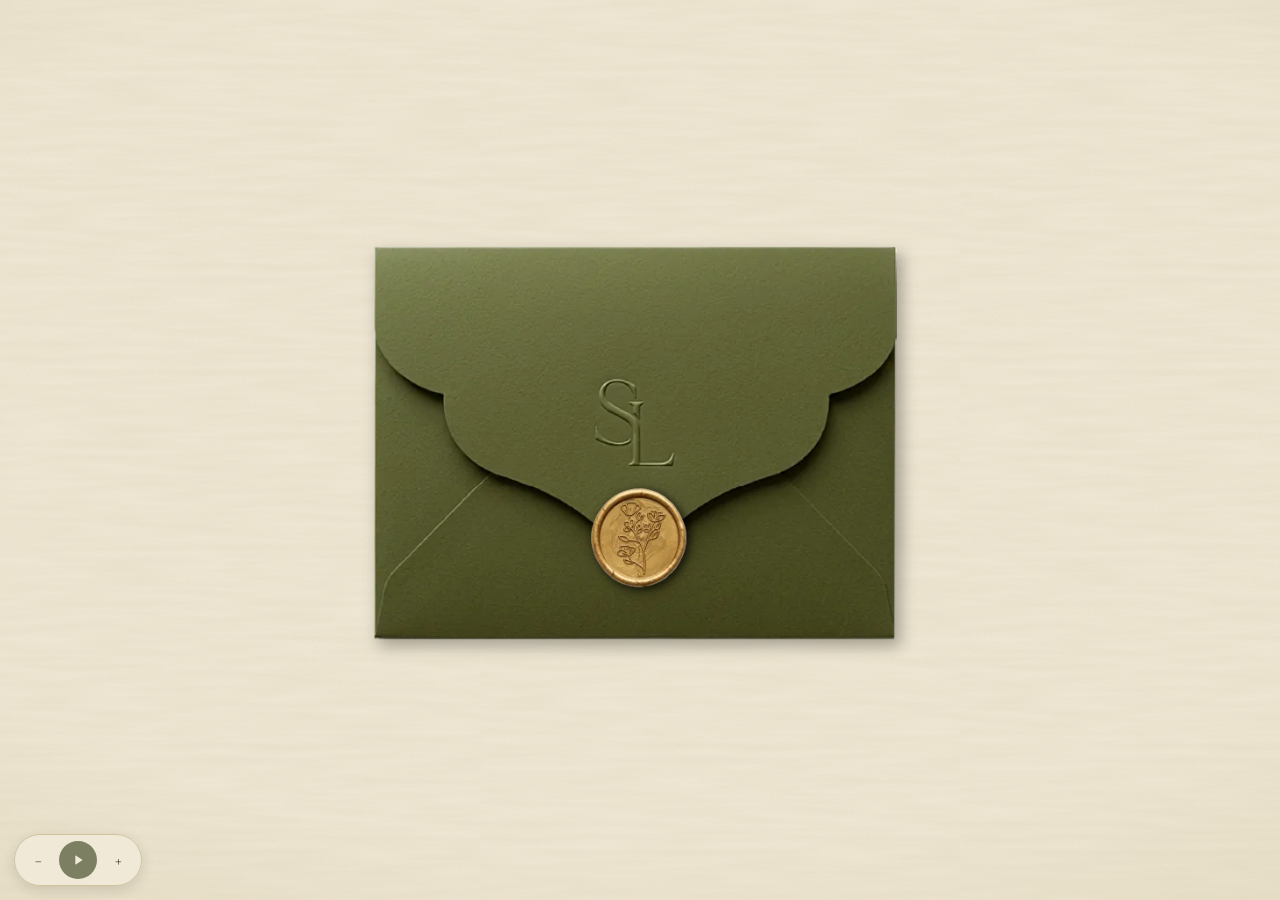
<file: index.html>
<!doctype html>
<html lang="es">
<head>
<meta charset="utf-8" />
<meta name="viewport" content="width=device-width, initial-scale=1" />
<title>Sobre Lucía y Salvatore</title>
<link rel="preconnect" href="https://fonts.gstatic.com" crossorigin>
<link href="https://fonts.googleapis.com/css2?family=Cormorant+Garamond:wght@400;500;600&family=Pinyon+Script&display=swap" rel="stylesheet">
<link rel="stylesheet" href="css/base.css?v=3" />
<link rel="stylesheet" href="css/envelope.css?v=7" />
</head>
<body>

<div class="frame">
  <div class="paper"></div>

  <div class="scene" id="envelopeScene">
    <div class="canvas">
      <div class="envelope">
        <img src="assets/sobre-cerrado.webp" alt="Sobre cerrado" />
        <button class="seal" id="sealBtn" type="button" aria-label="Abrir la invitación">
          <img src="assets/sello-lacre.webp" alt="" />
        </button>
      </div>
    </div>
  </div>

  <div class="scene" id="letterScene" hidden>
    <div class="canvas">
      <img class="card card--sobre" id="cardSobre" src="assets/sobre-abierto.webp" alt="Sobre abierto" />
      <img class="card card--grupo-1" id="cardGrupo1" src="assets/grupo-1.webp" alt="Lucía y Salvatore" />
      <img class="card card--grupo-2" id="cardGrupo2" src="assets/grupo-2.webp" alt="Lucía y Salvatore" />
      <img class="card card--recepcion" id="cardRegalos" src="assets/regalos-completa.webp" alt="Tarjeta de mesa de regalos" />
      <img class="card card--regalos" id="cardRecepcion" src="assets/recepcion-completa.webp" alt="Tarjeta de recepción" />
      <img class="card card--invitacion" id="cardInvitacion" src="assets/invitacion-completa.webp" alt="Tarjeta de invitación con los nombres" />
    </div>
  </div>

  <div class="bottom-stack">
    <a class="more-link" id="moreLink" href="/invitacion/">Ver invitación</a>
  </div>
</div>

<div class="code-modal" id="codeModal" hidden>
  <div class="code-modal-box">
    <p class="code-modal-title">Ingresa tu código de invitación</p>
    <p class="code-modal-hint">Lo encuentras en el mensaje o tarjeta que te enviamos.</p>
    <form id="codeForm">
      <input type="text" id="codeInput" class="code-modal-input" placeholder="Ej. 123456" inputmode="numeric" autocomplete="off" />
      <p class="code-modal-error" id="codeError" hidden>Código incorrecto. Verifica e intenta de nuevo.</p>
      <button type="submit" class="code-modal-submit">Continuar</button>
    </form>
  </div>
</div>

<div class="music-player" id="musicPlayer">
  <audio id="bgMusic" src="/assets/musica.mp3" loop preload="none"></audio>
  <button class="music-btn" id="musicVolDown" type="button" aria-label="Bajar volumen">−</button>
  <button class="music-btn music-toggle" id="musicToggle" type="button" aria-label="Reproducir música">
    <svg class="icon-play" viewBox="0 0 24 24"><path d="M8 5v14l11-7z"/></svg>
    <svg class="icon-pause" viewBox="0 0 24 24"><path d="M6 5h4v14H6zm8 0h4v14h-4z"/></svg>
  </button>
  <button class="music-btn" id="musicVolUp" type="button" aria-label="Subir volumen">+</button>
</div>

<script src="js/envelope.js?v=6"></script>
<script src="/js/music-player.js?v=2"></script>

</body>
</html>
</file>
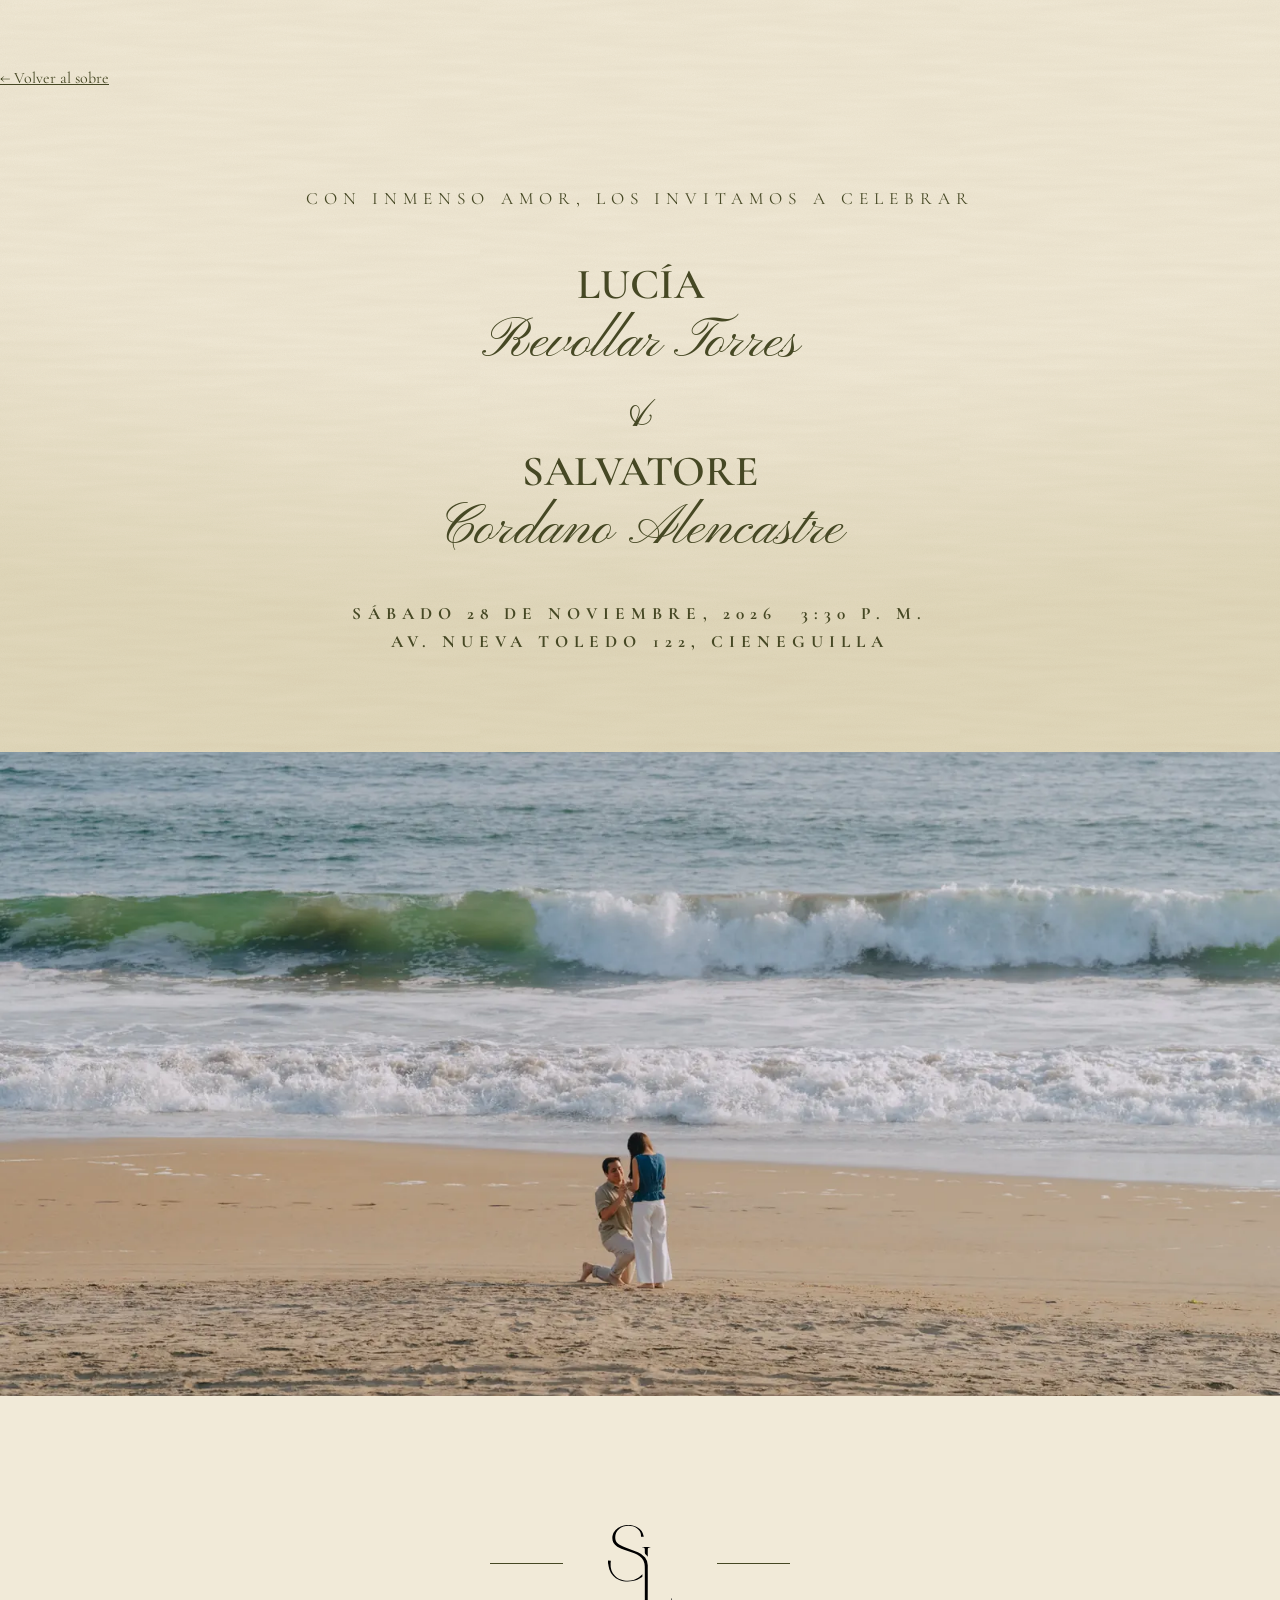
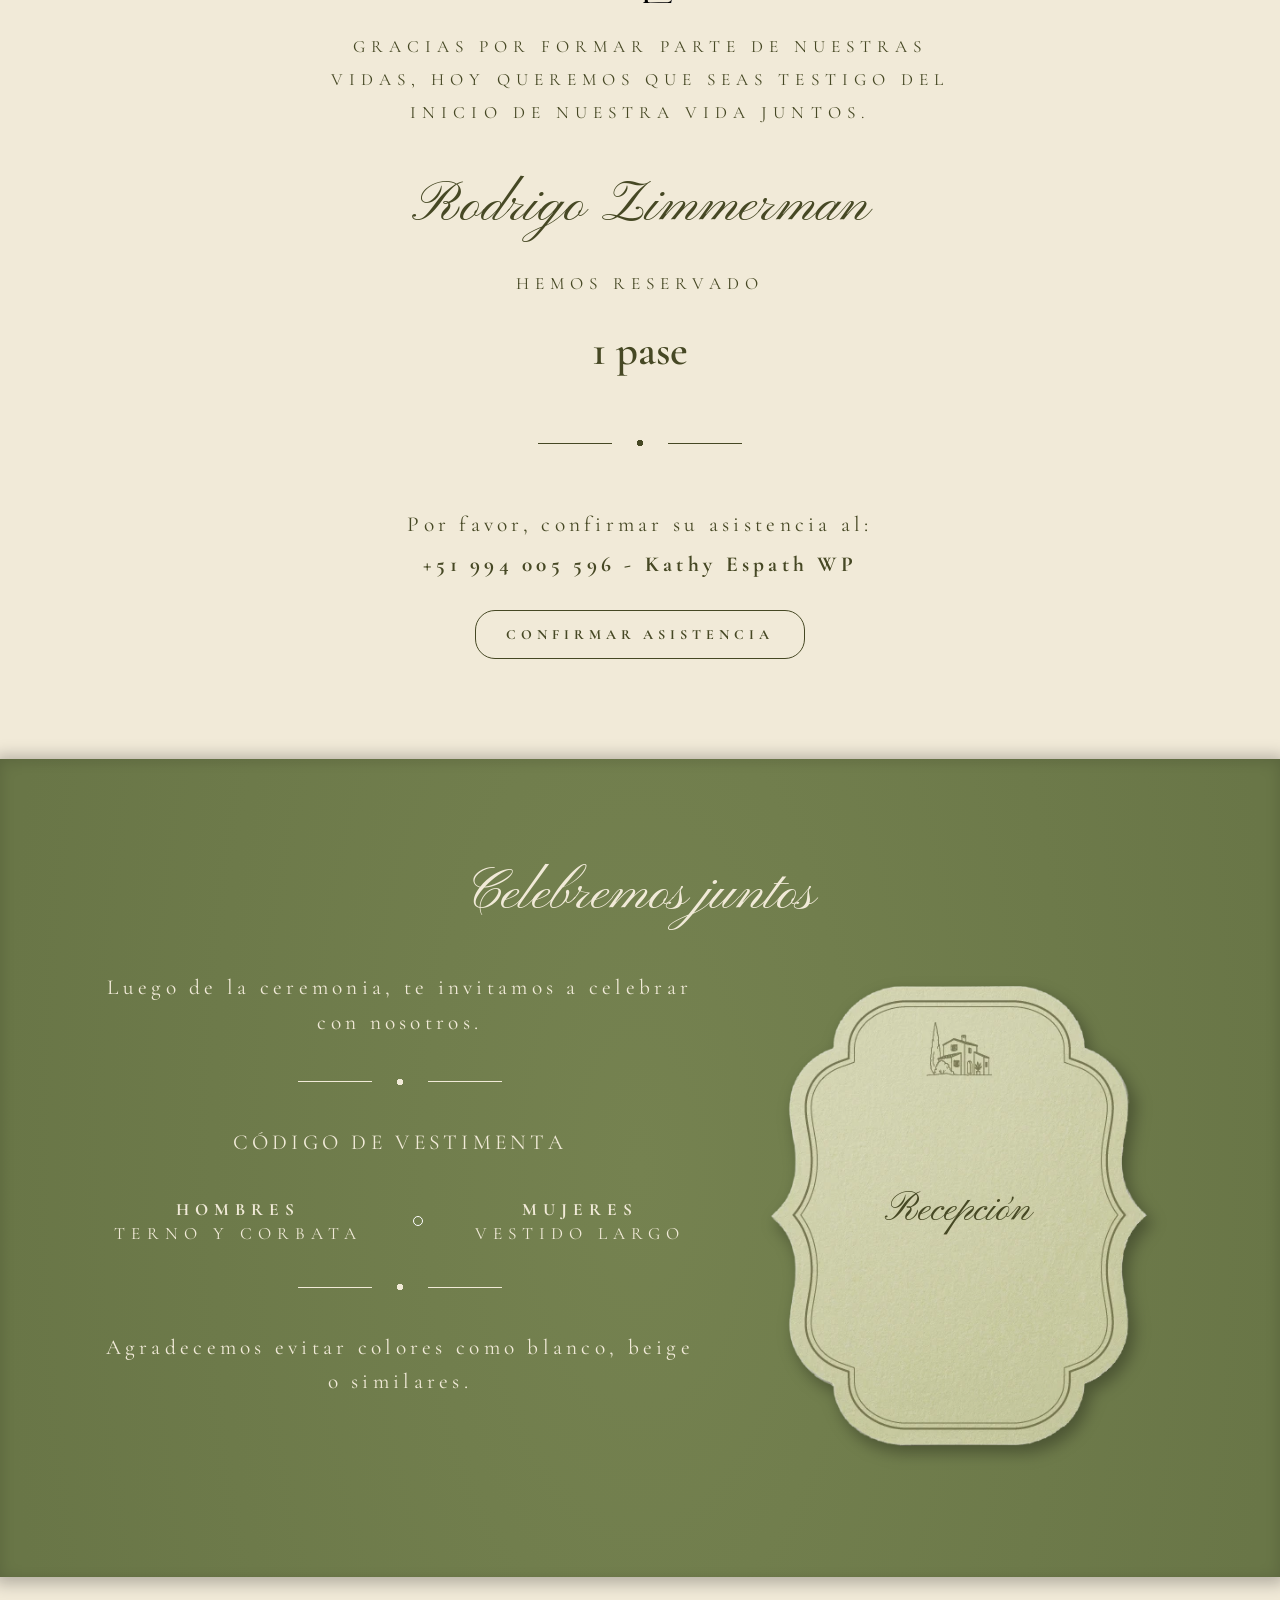
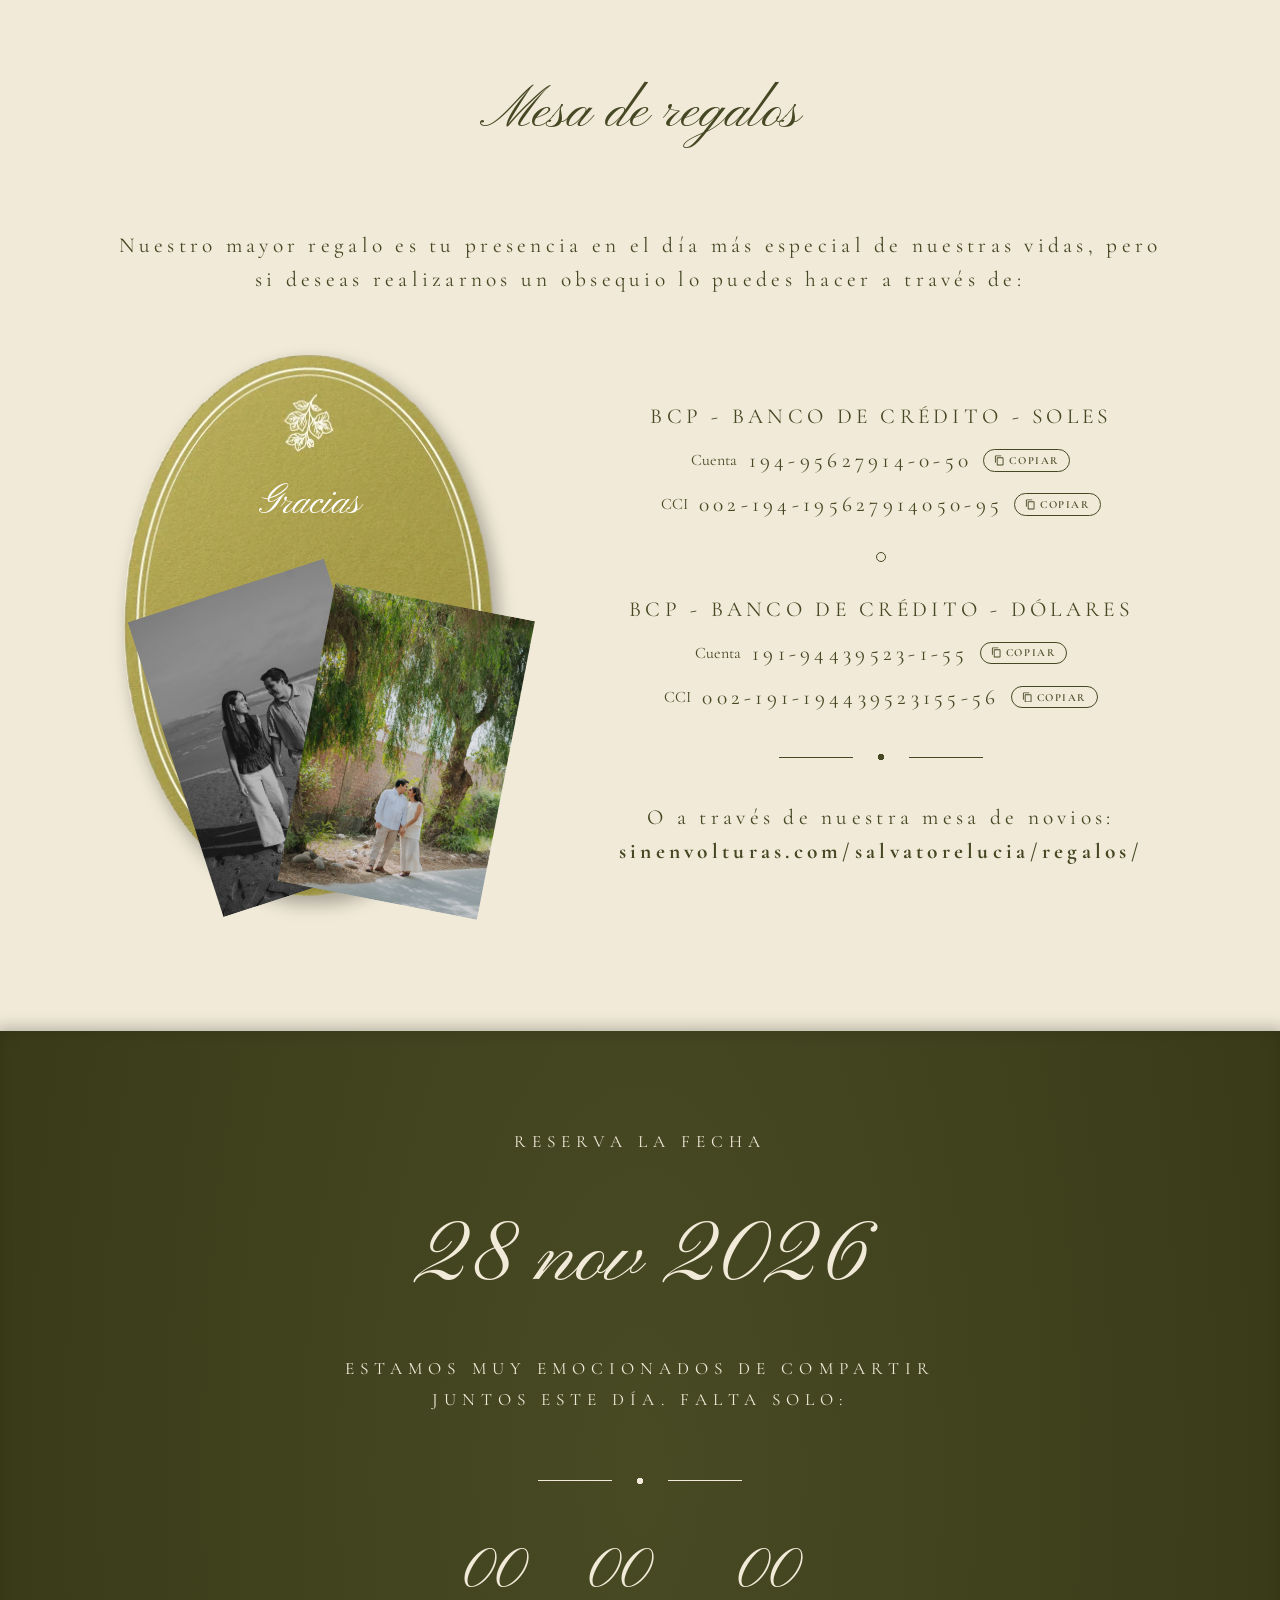
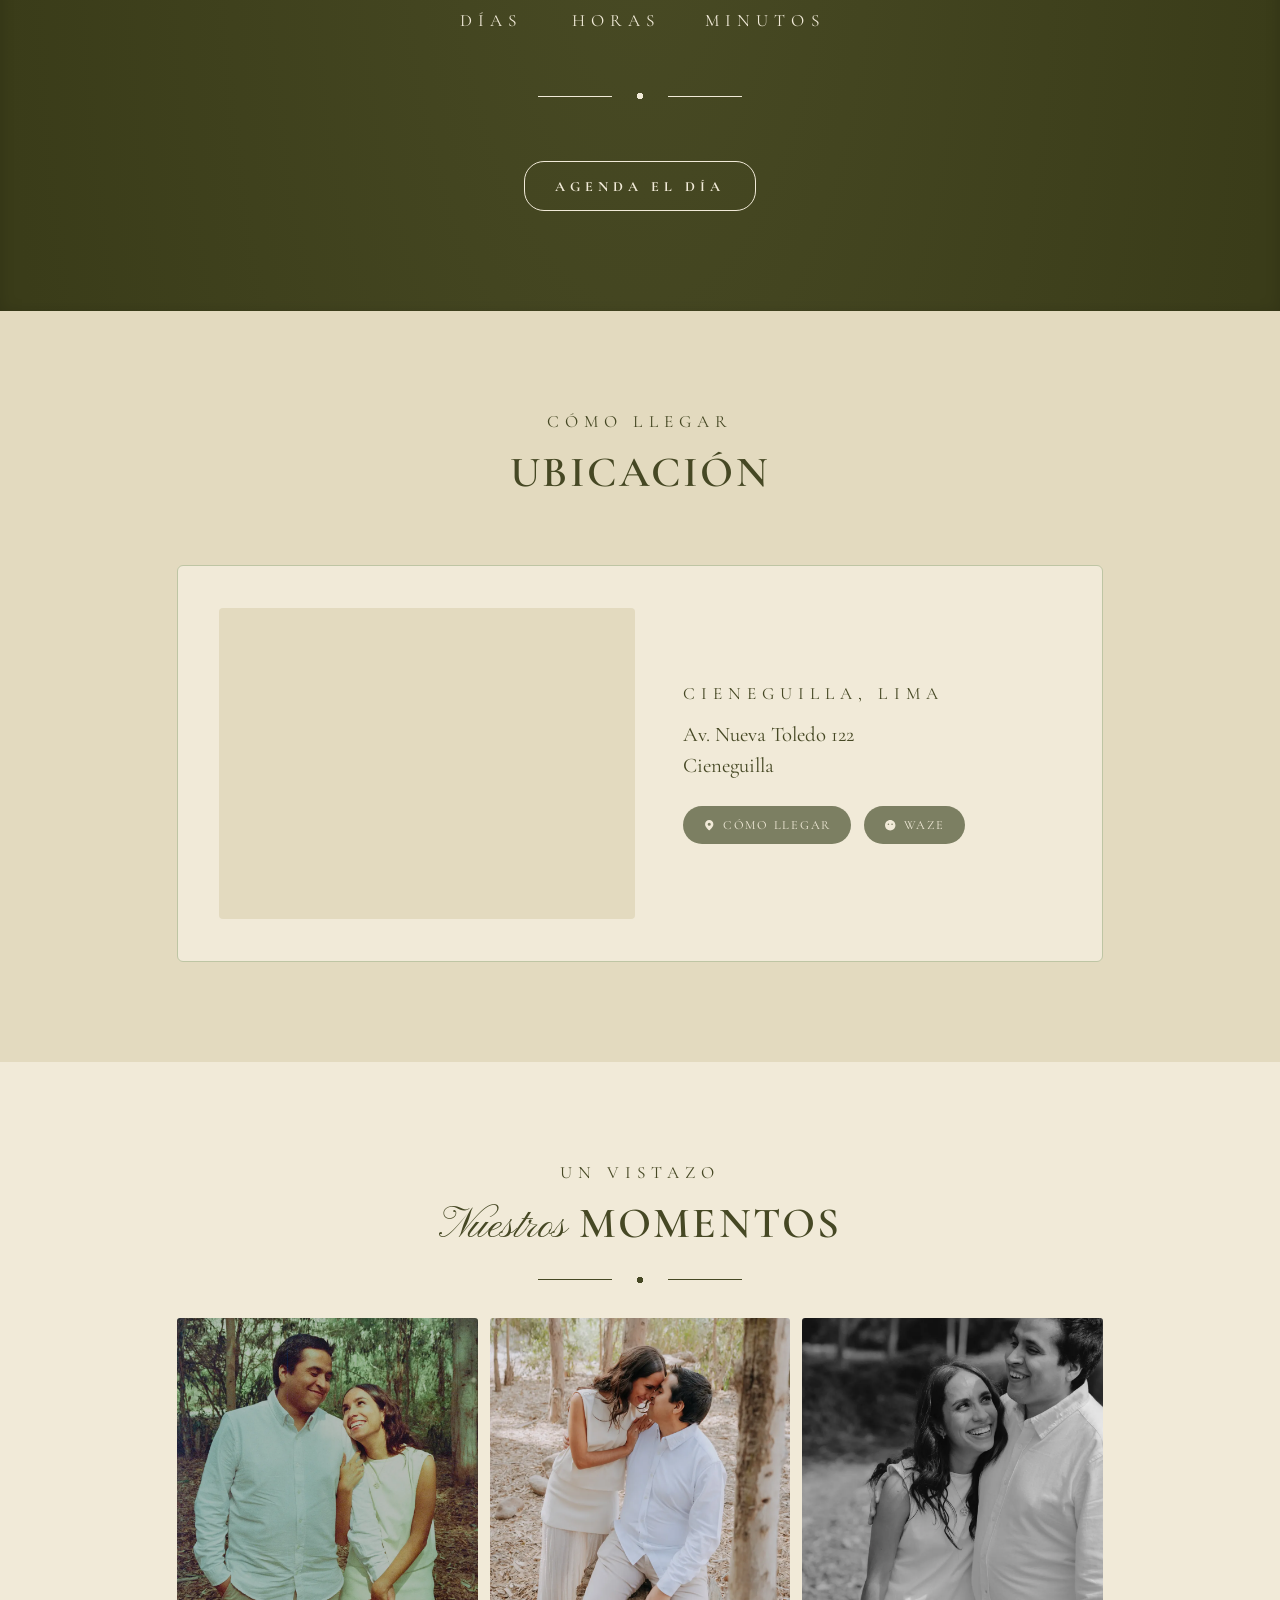
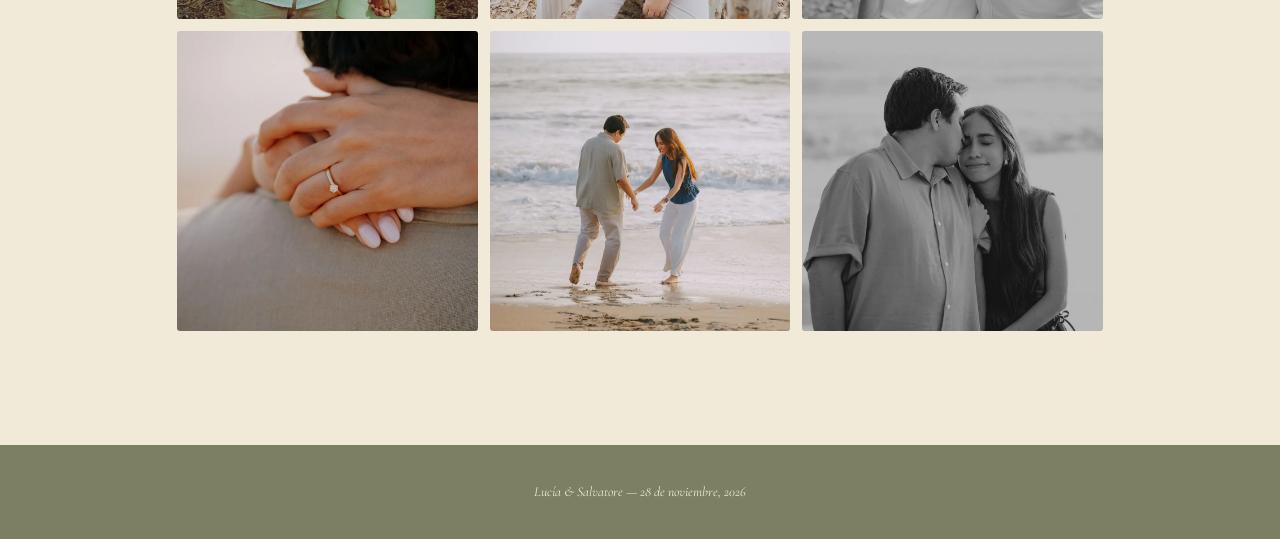
<file: landing.html>
<!doctype html>
<html lang="es">
<head>
<meta charset="utf-8" />
<meta name="viewport" content="width=device-width, initial-scale=1" />
<title>Lucía &amp; Salvatore — 28 de noviembre, 2026</title>
<script>document.documentElement.classList.add('js');</script>
<link rel="preconnect" href="https://fonts.gstatic.com" crossorigin>
<link href="https://fonts.googleapis.com/css2?family=Cormorant+Garamond:wght@400;500;600&family=Pinyon+Script&display=swap" rel="stylesheet">
<link rel="stylesheet" href="css/base.css" />
<link rel="stylesheet" href="css/landing.css" />
</head>
<body>

<div class="paper-bg"></div>

<a class="backlink" href="index.html">← Volver al sobre</a>

<!-- LA INVITACIÓN -->
<section class="section" id="invitacion">
  <div class="section-inner reveal names-stack">
    <span class="eyebrow">Con inmenso amor, los invitamos a celebrar</span>
    <div class="names-block">
      <p class="given">Lucía</p>
      <p class="surname">Revollar Torres</p>
      <span class="amp">&amp;</span>
      <p class="given">Salvatore</p>
      <p class="surname">Cordano Alencastre</p>
    </div>
    <p class="datebox"><span>Sábado 28 de noviembre, 2026</span><span>3:30 p.&nbsp;m.</span><span>Av. Nueva Toledo 122, Cieneguilla</span></p>
  </div>
</section>

<!-- FOTO A SANGRE -->
<section class="section-photo reveal">
  <img src="assets/fotos/foto-15.webp" alt="Lucía y Salvatore en la playa" loading="lazy" />
</section>


<!-- CONFIRMACIÓN DE ASISTENCIA -->
<section class="section" id="rsvp">

  <section class="section section-monogram">
    <div class="monogram reveal">
      <span class="monogram-line"></span>
      <img src="assets/Logo.svg" alt="Lucía &amp; Salvatore" class="monogram-logo" />
      <span class="monogram-line"></span>
    </div>
  </section>

  <div class="section-inner rsvp reveal">
    <p class="rsvp-thanks">Gracias por formar parte de nuestras vidas, hoy queremos que seas testigo del inicio de nuestra vida juntos.</p>

    <!-- TODO: "Rodrigo Zimmerman" y "1 pase" son de ejemplo. Falta definir
         la lógica para personalizar estos datos por invitado. -->
    <div class="rsvp-guest">
      <p class="rsvp-guest-name">Rodrigo Zimmerman</p>
      <p class="rsvp-guest-label">Hemos reservado</p>
      <p class="rsvp-guest-passes">1 pase</p>
    </div>

    <div class="divider"></div>
    <div class="rsvp-confirm-group">
      <div class="rsvp-confirm">
        <p>Por favor, confirmar su asistencia al:</p>
        <p><b>+51 994 005 596 - Kathy Espath WP</b></p>
      </div>
      <a class="btn-outline" href="https://wa.me/51994005596?text=Hola%20Kathy%2C%20te%20escribo%20por%20la%20boda%20de%20Luc%C3%ADa%20y%20Salvatore." target="_blank" rel="noopener">Confirmar asistencia</a>
    </div>
  </div>
</section>

<!-- RECEPCIÓN -->
<section class="section section-olive" id="recepcion">
  <div class="section-inner">
    <h2 class="heading heading--script section-title reveal">Celebremos juntos</h2>
    <div class="split reveal">
      <div class="split-text">
        <p>Luego de la ceremonia, te invitamos a celebrar con nosotros.</p>
        <div class="divider divider--light"></div>
        <p class="dresscode-label">Código de vestimenta</p>
        <div class="dresscode-cols">
          <div><b>Hombres</b><span>Terno y corbata</span></div>
          <span class="ring-dot ring-dot--light" aria-hidden="true"></span>
          <div><b>Mujeres</b><span>Vestido largo</span></div>
        </div>
        <div class="divider divider--light"></div>
        <p>Agradecemos evitar colores como blanco, beige o similares.</p>
      </div>
      <div class="split-media">
        <div class="card-plaque">
          <img src="assets/recepcion-vacia.webp" alt="" />
          <span class="card-plaque-title">Recepción</span>
        </div>
      </div>
    </div>
  </div>
</section>

<!-- REGALOS -->
<section class="section section-gold" id="regalos">
  <div class="section-inner">
    <div class="section-title-group reveal">
      <h2 class="heading heading--script section-title">Mesa de regalos</h2>
      <p>Nuestro mayor regalo es tu presencia en el día más especial de nuestras vidas, pero si deseas realizarnos un obsequio lo puedes hacer a través de:</p>
    </div>
    <div class="split reveal">
      <div class="split-media">
        <div class="gracias-badge">
          <img class="gracias-oval" src="assets/regalos-vacia.webp" alt="" />
          <span class="card-plaque-title card-plaque-title--gracias">Gracias</span>
          <img class="gracias-photo gracias-photo--1" src="assets/fotos/foto-16.webp" alt="Lucía y Salvatore" loading="lazy" />
          <img class="gracias-photo gracias-photo--2" src="assets/fotos/foto-11.webp" alt="Lucía y Salvatore" loading="lazy" />
        </div>
      </div>
      <div class="split-text">
        <div class="bank-details">
          <div class="bank-group">
            <p class="bank-group-title">BCP - Banco de crédito - soles</p>
            <div class="bank-entry">
              <span class="bank-entry-label">Cuenta</span>
              <p class="bank-entry-number">194-95627914-0-50</p>
              <button class="copy-btn" type="button" data-copy="194-95627914-0-50" aria-label="Copiar número de cuenta en soles">
                <svg viewBox="0 0 24 24"><path d="M16 1H4a2 2 0 00-2 2v14h2V3h12V1zm3 4H8a2 2 0 00-2 2v14a2 2 0 002 2h11a2 2 0 002-2V7a2 2 0 00-2-2zm0 16H8V7h11v14z"/></svg>
                Copiar
              </button>
            </div>
            <div class="bank-entry">
              <span class="bank-entry-label">CCI</span>
              <p class="bank-entry-number">002-194-195627914050-95</p>
              <button class="copy-btn" type="button" data-copy="002-194-195627914050-95" aria-label="Copiar CCI en soles">
                <svg viewBox="0 0 24 24"><path d="M16 1H4a2 2 0 00-2 2v14h2V3h12V1zm3 4H8a2 2 0 00-2 2v14a2 2 0 002 2h11a2 2 0 002-2V7a2 2 0 00-2-2zm0 16H8V7h11v14z"/></svg>
                Copiar
              </button>
            </div>
          </div>
          <span class="ring-dot" aria-hidden="true"></span>
          <div class="bank-group">
            <p class="bank-group-title">BCP - Banco de crédito - dólares</p>
            <div class="bank-entry">
              <span class="bank-entry-label">Cuenta</span>
              <p class="bank-entry-number">191-94439523-1-55</p>
              <button class="copy-btn" type="button" data-copy="191-94439523-1-55" aria-label="Copiar número de cuenta en dólares">
                <svg viewBox="0 0 24 24"><path d="M16 1H4a2 2 0 00-2 2v14h2V3h12V1zm3 4H8a2 2 0 00-2 2v14a2 2 0 002 2h11a2 2 0 002-2V7a2 2 0 00-2-2zm0 16H8V7h11v14z"/></svg>
                Copiar
              </button>
            </div>
            <div class="bank-entry">
              <span class="bank-entry-label">CCI</span>
              <p class="bank-entry-number">002-191-194439523155-56</p>
              <button class="copy-btn" type="button" data-copy="002-191-194439523155-56" aria-label="Copiar CCI en dólares">
                <svg viewBox="0 0 24 24"><path d="M16 1H4a2 2 0 00-2 2v14h2V3h12V1zm3 4H8a2 2 0 00-2 2v14a2 2 0 002 2h11a2 2 0 002-2V7a2 2 0 00-2-2zm0 16H8V7h11v14z"/></svg>
                Copiar
              </button>
            </div>
          </div>
        </div>
        <div class="divider"></div>
        <p>O a través de nuestra mesa de novios: <a class="registry-link" href="https://sinenvolturas.com/salvatorelucia/regalos/" target="_blank" rel="noopener">sinenvolturas.com/salvatorelucia/regalos/</a></p>
      </div>
    </div>
  </div>
</section>

<!-- CUENTA REGRESIVA -->
<section class="section section-dark" id="cuenta-regresiva">
  <div class="section-inner countdown-inner reveal">
    <span class="eyebrow eyebrow--light">Reserva la fecha</span>
    <p class="countdown-date">28 nov 2026</p>
    <p class="countdown-sub">Estamos muy emocionados de compartir juntos este día. Falta solo:</p>
    <div class="countdown-group">
      <div class="divider divider--light"></div>
      <div class="countdown">
        <div class="countdown-unit"><span id="cdDays">00</span><label>Días</label></div>
        <div class="countdown-unit"><span id="cdHours">00</span><label>Horas</label></div>
        <div class="countdown-unit"><span id="cdMinutes">00</span><label>Minutos</label></div>
      </div>
      <div class="divider divider--light"></div>
      <a class="btn-outline btn-outline--light" href="https://calendar.google.com/calendar/render?action=TEMPLATE&text=Boda%20de%20Luc%C3%ADa%20%26%20Salvatore&dates=20261128T153000/20261128T203000&location=Av.%20Nueva%20Toledo%20122%2C%20Cieneguilla%2C%20Lima&ctz=America/Lima" target="_blank" rel="noopener">Agenda el día</a>
    </div>
  </div>
</section>

<!-- UBICACIÓN -->
<section class="section section--alt" id="ubicacion">
  <div class="section-inner">
    <span class="eyebrow reveal">Cómo llegar</span>
    <h2 class="heading reveal">Ubicación</h2>
    <div class="divider reveal"></div>

    <div class="map-card reveal" style="margin-top:2.4rem;">
      <div class="map-illustration">
        <iframe
          src="https://maps.google.com/maps?q=-12.10527042,-76.80340099&z=16&output=embed"
          title="Ubicación de la boda"
          loading="lazy"
          referrerpolicy="no-referrer-when-downgrade"
          allowfullscreen></iframe>
      </div>
      <div class="map-text">
        <span class="eyebrow">Cieneguilla, Lima</span>
        <p class="map-address">Av. Nueva Toledo 122<br>Cieneguilla</p>
        <div class="map-actions">
          <a class="cta-btn" href="https://maps.app.goo.gl/eufikWAFKNRgPaC5A" target="_blank" rel="noopener">
            <svg viewBox="0 0 24 24"><path d="M12 2C7.6 2 4 5.6 4 10c0 6 8 12 8 12s8-6 8-12c0-4.4-3.6-8-8-8zm0 11a3 3 0 110-6 3 3 0 010 6z"/></svg>
            Cómo llegar
          </a>
          <a class="cta-btn cta-btn--waze" href="https://www.waze.com/es/live-map/directions?to=ll.-12.10527042%2C-76.80340099&from=ll.-12.0817725%2C-77.04982894" target="_blank" rel="noopener">
            <svg viewBox="0 0 24 24"><path d="M12 2C6.48 2 2 6.48 2 12s4.48 10 10 10 10-4.48 10-10S17.52 2 12 2zm-3.5 6.5a1.5 1.5 0 110 3 1.5 1.5 0 010-3zm7 0a1.5 1.5 0 110 3 1.5 1.5 0 010-3zm-7.02 5.3c.8 1.65 2.27 2.7 3.52 2.7s2.72-1.05 3.52-2.7a.75.75 0 10-1.35-.65c-.6 1.24-1.53 1.85-2.17 1.85s-1.57-.61-2.17-1.85a.75.75 0 10-1.35.65z"/></svg>
            Waze
          </a>
        </div>
      </div>
    </div>
  </div>
</section>

<!-- GALERÍA -->
<section class="section" id="galeria">
  <div class="section-inner">
    <span class="eyebrow reveal">Un vistazo</span>
    <h2 class="heading reveal"><span class="script">Nuestros</span> momentos</h2>
    <div class="divider reveal"></div>

    <div class="gallery reveal" style="margin-top:2.2rem;">
      <div class="gallery-tile"><img src="assets/fotos/foto-01.webp" alt="Lucía y Salvatore" loading="lazy" /></div>
      <div class="gallery-tile"><img src="assets/fotos/foto-06.webp" alt="Lucía y Salvatore" loading="lazy" /></div>
      <div class="gallery-tile"><img src="assets/fotos/foto-14.webp" alt="Lucía y Salvatore" loading="lazy" /></div>
      <div class="gallery-tile"><img src="assets/fotos/foto-17.webp" alt="Detalle de anillo" loading="lazy" /></div>
      <div class="gallery-tile"><img src="assets/fotos/foto-20.webp" alt="Lucía y Salvatore en la playa" loading="lazy" /></div>
      <div class="gallery-tile"><img src="assets/fotos/foto-22.webp" alt="Lucía y Salvatore en la playa" loading="lazy" /></div>
    </div>
  </div>
</section>

<p class="foot">Lucía &amp; Salvatore — 28 de noviembre, 2026</p>

<script src="js/landing.js"></script>

</body>
</html>
</file>
<file: css/base.css>
/* Variables y reglas base compartidas por todas las páginas del sitio */
:root{
  --cream:#f1ead8;
  --cream-deep:#e3dabf;
  --ink:#464824;
  --olive:#7c7f62;
  --olive-deep:#54573f;
  --sage:#bec5a4;
  --gold:#cec4a0;

  /* gradientes de las secciones de acento (tomados del Figma de referencia) */
  --grad-olive: radial-gradient(ellipse 50% 169.54% at 50% 50%, #758250 0%, #697647 100%);
  --grad-dark: radial-gradient(ellipse 50% 169.54% at 50% 50%, #484a24 0%, #3a3c19 100%);

  /* textura de papel, reutilizada en el fondo de todas las páginas:
     dos capas turbulentas combinadas (grano fino + fibra alargada)
     para que se sienta como papel y no como ruido digital plano */
  --paper-grain:url("data:image/svg+xml;utf8,<svg xmlns='http://www.w3.org/2000/svg' width='220' height='220'><filter id='n'><feTurbulence type='fractalNoise' baseFrequency='0.9' numOctaves='3' stitchTiles='stitch' result='t'/><feColorMatrix in='t' type='matrix' values='0 0 0 0 0.85  0 0 0 0 0.82  0 0 0 0 0.72  0 0 0 0.5 0'/></filter><rect width='100%25' height='100%25' filter='url(%23n)'/></svg>");
  --paper-fiber:url("data:image/svg+xml;utf8,<svg xmlns='http://www.w3.org/2000/svg' width='480' height='480'><filter id='f'><feTurbulence type='fractalNoise' baseFrequency='0.012 0.14' numOctaves='2' seed='4' stitchTiles='stitch' result='t'/><feColorMatrix in='t' type='matrix' values='0 0 0 0 0.72  0 0 0 0 0.68  0 0 0 0 0.56  0 0 0 0.32 0'/></filter><rect width='100%25' height='100%25' filter='url(%23f)'/></svg>");
}

*{ box-sizing:border-box; }

html, body{ height:100%; }

body{
  margin:0;
  background:var(--cream);
  color:var(--ink);
  font-family:"Cormorant Garamond","Iowan Old Style",Georgia,serif;
  -webkit-font-smoothing:antialiased;
  overflow-x:hidden;
}

img{ max-width:100%; display:block; }

a{ color:inherit; }

/* Reproductor de música flotante, compartido por todas las páginas */
.music-player{
  position:fixed;
  left:14px;
  bottom:14px;
  z-index:500;
  display:flex;
  align-items:center;
  gap:4px;
  padding:6px;
  border-radius:999px;
  background:rgba(241,234,216,0.92);
  border:1px solid var(--gold);
  box-shadow:0 4px 14px rgba(0,0,0,0.12);
  backdrop-filter:blur(2px);
}
.music-btn{
  display:flex;
  align-items:center;
  justify-content:center;
  width:34px;
  height:34px;
  border-radius:50%;
  border:none;
  background:transparent;
  color:var(--ink);
  cursor:pointer;
  font-family:inherit;
  font-size:1.05rem;
  line-height:1;
  padding:0;
  transition:background 0.15s ease;
}
.music-btn:hover{ background:var(--cream-deep); }
.music-btn svg{ width:16px; height:16px; fill:currentColor; }
.music-toggle{ width:38px; height:38px; background:var(--olive); color:var(--cream); }
.music-toggle:hover{ background:var(--olive-deep); }
.music-toggle .icon-pause{ display:none; }
.music-player.is-playing .icon-play{ display:none; }
.music-player.is-playing .icon-pause{ display:flex; }

@media (max-width:700px){
  .music-player{
    left:auto;
    right:10px;
    bottom:auto;
    top:50%;
    transform:translateY(-50%);
    flex-direction:column;
    border-radius:24px;
    padding:8px 6px;
    gap:8px;
  }
}
</file>
<file: css/envelope.css>
/* Página del sobre interactivo (index.html) */

.frame{
  position:relative;
  width:100%;
  height:100%;
  overflow:hidden;
  background:var(--cream);
}

/* fondo: papel crema con textura de fibra, sin fotos externas */
.paper{
  position:absolute;
  inset:0;
}
.paper::before{
  content:"";
  position:absolute;
  inset:0;
  background:radial-gradient(ellipse 120% 90% at 50% 45%, var(--cream) 0%, var(--cream) 55%, var(--cream-deep) 100%);
}
.paper::after{
  content:"";
  position:absolute;
  inset:0;
  opacity:0.6;
  mix-blend-mode:multiply;
  background-image:var(--paper-fiber), var(--paper-grain);
  background-size:480px 480px, 220px 220px;
  background-blend-mode:multiply;
}

.scene{
  position:absolute;
  inset:0;
  display:flex;
  align-items:center;
  justify-content:center;
}
.scene[hidden]{
  display:none;
}

/* lienzo de referencia 1440x1024 compartido por las dos escenas, para
   que el sobre cerrado y el sobre abierto midan y se ubiquen de forma
   consistente sin importar el tamaño de pantalla */
.canvas{
  position:relative;
  aspect-ratio:1440/1024;
  width:min(100%, 140.625vh);
  height:min(100%, 71.111vw);
}

/* --- escena 1: sobre cerrado --- */
#envelopeScene{
  transition:opacity .45s ease;
}
#envelopeScene.is-hidden{
  opacity:0;
  pointer-events:none;
}

.envelope{
  position:absolute;
  left:27.57%; top:25.68%; width:44.93%;
}
.envelope img{
  display:block;
  width:100%;
  height:auto;
}

/* posición del sello relativa al propio sobre, para que se mantenga
   centrado sobre la solapa en cualquier tamaño de pantalla */
.seal{
  position:absolute;
  left:38.64%; top:54.31%; width:22.41%;
  padding:0;
  border:0;
  background:none;
  cursor:pointer;
  -webkit-tap-highlight-color:transparent;
  transition:transform .2s ease, filter .2s ease;
}
.seal:hover,
.seal:focus-visible{
  transform:scale(1.06);
  filter:drop-shadow(0 3px 8px rgba(92,70,20,0.35));
}
.seal:focus-visible{
  outline:2px solid #71755d;
  outline-offset:4px;
  border-radius:50%;
}
.seal img{
  display:block;
  width:100%;
  height:auto;
}

/* --- escena 2: sobre abierto + contenido --- */
#letterScene{
  opacity:1;
}

.card{
  position:absolute;
  display:block;
  width:100%;
  height:auto;
  opacity:0;
  --rot:0deg;
  transform-origin:top left;
  transform:translateY(-18px) rotate(var(--rot));
}
.card.is-visible{
  animation:revealCard .7s cubic-bezier(.22,.61,.36,1) forwards;
}
@keyframes revealCard{
  from{ opacity:0; transform:translateY(-18px) rotate(var(--rot)); }
  to{ opacity:1; transform:translateY(0) rotate(var(--rot)); }
}
@media (prefers-reduced-motion: reduce){
  #envelopeScene{ transition:opacity .3s linear; }
  .card.is-visible{ animation:fadeOnly .3s linear forwards; }
  @keyframes fadeOnly{
    from{ opacity:0; }
    to{ opacity:1; transform:translateY(0) rotate(var(--rot)); }
  }
}

/* posiciones tomadas del lienzo de referencia 1440x1024, pasadas a % */
.card--sobre{
  left:27.57%; top:8.59%; width:44.93%;
}
.card--recepcion{
  left:40.56%; top:26.37%; width:18.89%;
}
.card--regalos{
  left:25.28%; top:52.00%; width:22.57%;
  --rot:-25deg;
}
.card--invitacion{
  left:51.69%; top:42.97%; width:20.46%;
  --rot:14deg;
}
/* van detrás de las tarjetas y delante del sobre abierto:
   el orden en el HTML ya resuelve esa capa, sin necesidad de z-index */
.card--grupo-1{
  left:15.14%; top:39.49%; width:19.72%;
  --rot:-14deg;
}
.card--grupo-2{
  left:67.42%; top:34.47%; width:19.72%;
  --rot:18deg;
}

.bottom-stack{
  position:absolute;
  left:0;
  right:0;
  bottom:max(24px, env(safe-area-inset-bottom, 0px) + 12px);
  display:flex;
  flex-direction:column;
  align-items:center;
  gap:10px;
}

/* aparece recién cuando termina de revelarse toda la invitación;
   mismo estilo de botón outline que usamos en la landing */
.more-link{
  opacity:0;
  transform:translateY(10px);
  pointer-events:none;
  display:inline-block;
  padding:.75em 1.8em;
  border:1px solid #464824;
  border-radius:20px;
  text-decoration:none;
  color:#464824;
  font:700 12px/1 "Cormorant Garamond", "Georgia", serif;
  letter-spacing:0.3em;
  text-transform:uppercase;
  transition:background .2s ease, color .2s ease;
}
.more-link:hover,
.more-link:focus-visible{
  background:#464824;
  color:#f1ead8;
}
.more-link.is-visible{
  animation:moreIn .7s cubic-bezier(.22,.61,.36,1) forwards;
  pointer-events:auto;
}
@keyframes moreIn{
  to{ opacity:1; transform:translateY(0); }
}
@media (prefers-reduced-motion: reduce){
  .more-link.is-visible{ animation:none; opacity:1; transform:none; }
}

/* --- modal para pedir el código de invitación --- */
.code-modal{
  position:fixed;
  inset:0;
  z-index:1000;
  display:flex;
  align-items:center;
  justify-content:center;
  padding:24px;
  background:rgba(35,38,18,.55);
}
.code-modal[hidden]{ display:none; }
.code-modal-box{
  width:100%;
  max-width:340px;
  background:#f1ead8;
  border:1px solid #bec5a4;
  border-radius:8px;
  padding:2rem 1.6rem;
  text-align:center;
  box-shadow:0 12px 40px rgba(0,0,0,.3);
}
.code-modal-title{
  margin:0 0 .5rem;
  font:600 1.05rem/1.3 "Cormorant Garamond", Georgia, serif;
  color:#464824;
}
.code-modal-hint{
  margin:0 0 1.2rem;
  font-size:.8rem;
  color:#7c7f62;
}
.code-modal-input{
  width:100%;
  padding:.7em .9em;
  margin-bottom:1rem;
  border:1px solid #bec5a4;
  border-radius:6px;
  background:#fff;
  color:#464824;
  font:500 1rem "Cormorant Garamond", Georgia, serif;
  letter-spacing:.08em;
  text-align:center;
}
.code-modal-input:focus{
  outline:2px solid #71755d;
  outline-offset:2px;
}
.code-modal-error{
  margin:-.4rem 0 1rem;
  font-size:.78rem;
  color:#a2453a;
  text-align:center;
}
.code-modal-submit{
  width:100%;
  padding:.75em 1.6em;
  border:1px solid #464824;
  border-radius:20px;
  background:#464824;
  color:#f1ead8;
  font:700 12px/1 "Cormorant Garamond", Georgia, serif;
  letter-spacing:.3em;
  text-transform:uppercase;
  cursor:pointer;
  transition:background .2s ease, color .2s ease;
}
.code-modal-submit:hover, .code-modal-submit:focus-visible{
  background:#f1ead8;
  color:#464824;
}

/* --- mobile: el lienzo de 1440x1024 está pensado para escritorio y en
   pantallas angostas deja al sobre chico con márgenes enormes a los
   lados. Acá lo recortamos al área real que ocupa el sobre (que es
   el elemento más grande) para que el conjunto llegue a ~20px de
   los bordes en vez de quedar centrado con espacio vacío de sobra.
   No toca nada de las reglas de escritorio de arriba. */
@media (max-width: 700px){
  .canvas{
    aspect-ratio:628/824.2;
    width:min(calc(100% - 40px), 480px);
    height:auto;
  }
  .envelope,
  .card--sobre{      left:0%;     top:0%;     width:100%;  }
  .card--recepcion{  left:27.48%; top:19.89%; width:41.40%; }
  .card--regalos{    left:3.19%;  top:52.13%; width:47.76%; }
  .card--invitacion{ left:56.27%; top:35.78%; width:41.71%; }
  .card--grupo-1{     left:2%;    top:80%;    width:36.8%;   }
  .card--grupo-2{     left:66%;   top:76%;    width:36.8%;   }
}
</file>
<file: css/landing.css>
/* Página de la invitación completa (landing.html) */

html{ scroll-behavior:smooth; }

/* textura de papel reutilizada de la invitación */
.paper-bg{
  position:fixed;
  inset:0;
  z-index:-1;
  background:radial-gradient(ellipse 120% 70% at 50% 0%, var(--cream) 0%, var(--cream) 60%, var(--cream-deep) 100%);
}
.paper-bg::after{
  content:"";
  position:absolute; inset:0;
  opacity:.6;
  mix-blend-mode:multiply;
  background-image:var(--paper-fiber), var(--paper-grain);
  background-size:480px 480px, 220px 220px;
  background-blend-mode:multiply;
}

body{ padding-top:68px; }

.nav-bar{
  position:fixed;
  top:0; left:0; right:0;
  z-index:100;
  display:grid;
  grid-template-columns:1fr auto 1fr;
  column-gap:2.4rem;
  align-items:center;
  height:68px;
  padding-inline:clamp(16px, 4vw, 48px);
  background:rgba(241,234,216,.7);
  backdrop-filter:blur(8px);
  -webkit-backdrop-filter:blur(8px);
  border-bottom:1px solid rgba(190,197,164,.45);
}
.nav-logo{
  display:inline-flex;
  align-items:center;
  justify-self:center;
  padding:10px 16px;
}
.nav-logo img{
  height:26px;
  width:auto;
  display:block;
  transition:transform .2s ease, opacity .2s ease;
}
.nav-logo:hover img, .nav-logo:focus-visible img{ transform:scale(1.08); }

.nav-links{
  display:flex;
  align-items:center;
  gap:2rem;
}
.nav-links--left{ justify-self:end; }
.nav-links--right{ justify-self:start; }
.nav-links a{
  flex-shrink:0;
  font-size:.68rem;
  letter-spacing:.14em;
  text-transform:uppercase;
  text-decoration:none;
  color:var(--olive);
  white-space:nowrap;
  transition:color .2s ease;
}
.nav-links a:hover, .nav-links a:focus-visible{ color:var(--ink); }

.nav-toggle{
  display:none;
  flex-direction:column;
  justify-content:center;
  gap:5px;
  width:32px;
  height:32px;
  padding:0;
  border:0;
  background:none;
  cursor:pointer;
  justify-self:start;
}
.nav-toggle span{
  display:block;
  width:100%;
  height:1px;
  background:var(--olive);
  transition:transform .2s ease, opacity .2s ease;
}
.nav-toggle[aria-expanded="true"] span:nth-child(1){ transform:translateY(6px) rotate(45deg); }
.nav-toggle[aria-expanded="true"] span:nth-child(2){ opacity:0; }
.nav-toggle[aria-expanded="true"] span:nth-child(3){ transform:translateY(-6px) rotate(-45deg); }
.nav-spacer{ justify-self:end; width:32px; }

.nav-mobile-menu{
  position:fixed;
  top:68px; left:0; right:0;
  z-index:99;
  display:flex;
  flex-direction:column;
  background:rgba(241,234,216,.97);
  backdrop-filter:blur(8px);
  border-bottom:1px solid rgba(190,197,164,.45);
  box-shadow:0 12px 24px rgba(0,0,0,.08);
}
.nav-mobile-menu[hidden]{ display:none; }
.nav-mobile-menu a{
  padding:.9rem 1.4rem;
  border-bottom:1px solid rgba(190,197,164,.3);
  font-size:.78rem;
  letter-spacing:.14em;
  text-transform:uppercase;
  text-decoration:none;
  color:var(--olive);
}
.nav-mobile-menu a:last-child{ border-bottom:0; }
.nav-mobile-menu a:hover, .nav-mobile-menu a:focus-visible{ color:var(--ink); }

@media (max-width:700px){
  .nav-links{ display:none; }
  .nav-toggle{ display:flex; }
}

/* ---------- estructura de sección reutilizable ---------- */
.section{
  padding-block:clamp(6.25rem, 7vw, 6.25rem); /* hasta 100px */
}
.section--alt{ background:var(--cream-deep); }
.section-inner{
  max-width:1080px;
  margin:0 auto;
  padding-inline:clamp(20px, 6vw, 100px); /* margen de 100px en desktop */
}
/* --- tokens tipográficos tomados del Figma de referencia ---
   "label": mayúsculas + tracking .35em (7px/20px o 8.4px/24px, misma proporción)
   "body": minúsculas + tracking .2em (4.8px/24px) */
.eyebrow{
  display:block;
  text-align:center;
  font-size:clamp(.72rem, 1.35vw, 1.25rem);
  font-weight:400;
  letter-spacing:.35em;
  text-transform:uppercase;
  color:var(--ink);
  margin:0 0 .9rem;
}
.heading{
  text-align:center;
  font-weight:600;
  font-size:clamp(1.9rem, 4.4vw, 2.7rem);
  letter-spacing:.05em;
  text-transform:uppercase;
  margin:0;
  text-wrap:balance;
}
.script{
  font-family:"Pinyon Script",cursive;
  font-weight:400;
  text-transform:none;
  letter-spacing:0;
}
/* separador "línea · punto · línea" reutilizado en todo el sitio */
.divider{
  width:204px;
  max-width:60%;
  height:6px;
  margin:1.4rem auto;
  background:
    radial-gradient(circle 3px at center, var(--ink) 99%, transparent 100%) center/6px 6px no-repeat,
    linear-gradient(var(--ink), var(--ink)) left center/74px 1px no-repeat,
    linear-gradient(var(--ink), var(--ink)) right center/74px 1px no-repeat;
}
.divider--light{
  background:
    radial-gradient(circle 3px at center, var(--cream) 99%, transparent 100%) center/6px 6px no-repeat,
    linear-gradient(var(--cream), var(--cream)) left center/74px 1px no-repeat,
    linear-gradient(var(--cream), var(--cream)) right center/74px 1px no-repeat;
}
/* pequeño anillo usado como separador entre dos valores en línea */
.ring-dot{
  width:10px; height:10px;
  border-radius:999px;
  border:1px solid var(--ink);
  flex:none;
}
.ring-dot--light{ border-color:#fff; }
.lede{
  max-width:520px;
  margin:0 auto;
  text-align:center;
  font-size:1.15rem;
  line-height:1.7;
  color:var(--olive-deep);
}

/* sin JS (o si falla), el contenido queda visible de una: la clase
   .js sólo la agrega el script, así que el estado oculto depende de ella */
.js .reveal{
  opacity:0;
  transform:translateY(22px);
  transition:opacity .8s cubic-bezier(.22,.61,.36,1), transform .8s cubic-bezier(.22,.61,.36,1);
}
.reveal.is-visible{ opacity:1; transform:translateY(0); }
@media (prefers-reduced-motion: reduce){
  .reveal{ transition:none; opacity:1; transform:none; }
  html{ scroll-behavior:auto; }
}

/* ---------- foto a sangre ---------- */
.section-photo{
  width:100%;
  height:clamp(322px, 52.9vw, 644px);
  overflow:hidden;
}
.section-photo img{
  width:100%;
  height:100%;
  object-fit:cover;
  display:block;
}

/* ---------- monograma ---------- */
.section-monogram{
  padding-block:clamp(1.2rem, 3vw, 1.8rem);
}
.monogram{
  display:flex;
  align-items:center;
  justify-content:center;
  gap:2.8rem; /* 45px */
}
.monogram-line{
  width:4.6rem; height:1px; /* 74px */
  background:var(--ink);
}
.monogram-logo{
  width:clamp(44px, 5vw, 64px); /* ~84px de referencia */
  height:auto;
}

/* ---------- confirmación de asistencia ---------- */
.rsvp{
  max-width:823px;
  text-align:center;
  display:flex;
  flex-direction:column;
  align-items:center;
  gap:2.6rem;
}
.rsvp-confirm-group{
  display:flex;
  flex-direction:column;
  align-items:center;
  gap:1.9rem; /* 30px */
}
.rsvp-thanks{
  font-size:clamp(.72rem, 1.35vw, 1.25rem); /* 20px */
  font-weight:400;
  letter-spacing:.35em;
  text-transform:uppercase;
  line-height:1.9;
  color:var(--ink);
  margin:0;
}
.rsvp-confirm{
  display:flex;
  flex-direction:column;
  align-items:center;
  gap:.6rem; /* 10px */
}
.rsvp-confirm p{
  font-size:clamp(1rem, 1.67vw, 1.5rem); /* 24px */
  font-weight:400;
  letter-spacing:.2em;
  color:var(--ink);
  line-height:1.4;
  margin:0;
}
.rsvp-confirm b{ font-weight:700; }

.rsvp-guest{
  display:flex;
  flex-direction:column;
  align-items:center;
  gap:1.9rem; /* 31px */
}
.rsvp-guest-name{
  font-family:"Pinyon Script",cursive;
  font-weight:400;
  font-size:clamp(2.6rem, 4.45vw, 4rem); /* 64px */
  color:var(--ink);
  margin:0;
}
.rsvp-guest-label{
  font-size:clamp(.72rem, 1.35vw, 1.25rem); /* 20px */
  font-weight:400;
  letter-spacing:.35em;
  text-transform:uppercase;
  color:var(--ink);
  margin:0;
}
.rsvp-guest-passes{
  font-weight:600;
  font-size:clamp(2rem, 3.35vw, 3rem); /* 48px */
  color:var(--ink);
  margin:0;
}

.btn-outline{
  display:inline-block;
  padding:.95rem 1.9rem; /* 15px / 30px */
  border:1px solid var(--ink);
  border-radius:20px;
  color:var(--ink);
  text-decoration:none;
  letter-spacing:.35em;
  text-transform:uppercase;
  font-size:clamp(.7rem, 1.1vw, 1rem); /* 16px */
  font-weight:700;
  transition:background .2s ease, color .2s ease, border-color .2s ease;
}
.btn-outline:hover, .btn-outline:focus-visible{
  background:var(--ink);
  color:var(--cream);
}
.btn-outline--light{
  border-color:var(--cream);
  color:var(--cream);
}
.btn-outline--light:hover, .btn-outline--light:focus-visible{
  background:var(--cream);
  color:var(--olive-deep);
}

/* ---------- recepción: sección en oliva ---------- */
.section-olive .section-inner,
.section-gold .section-inner{
  max-width:1226px; /* columna más ancha, como en la referencia */
}
/* el texto (680px) es más ancho que la tarjeta (485px) en la referencia */
#recepcion .split{ grid-template-columns:minmax(0,1.4fr) minmax(0,1fr); align-items:stretch; }
#regalos .split{ grid-template-columns:minmax(0,1fr) minmax(0,1.4fr); gap:3.75rem; }

/* título de sección: fuera de la grilla de 2 columnas, centrado sobre todo el ancho */
.section-title{
  text-align:center;
  margin:0 0 2.5rem;
}
.section-title-group{
  display:flex;
  flex-direction:column;
  align-items:center;
  text-align:center;
  gap:2.5rem; /* 40px */
  margin-bottom:2.5rem;
}
.section-title-group p{
  font-size:clamp(1rem, 1.67vw, 1.5rem); /* 24px */
  font-weight:400;
  letter-spacing:.2em;
  line-height:1.6;
  margin:0;
}
.section-gold .section-title-group p{ color:var(--ink); }
/* las bandas de color necesitan más aire interno que las secciones
   sobre fondo crema, para no sentirse apretadas contra sus bordes */
.section-olive,
.section-gold,
.section-dark{
  padding-block:clamp(3rem, 8vw, 6.25rem); /* hasta 100px */
}
.section-olive{
  background:var(--grad-olive);
  color:var(--cream);
  box-shadow:0 2px 15px rgba(0,0,0,.15) inset, 0 2px 15px 5px rgba(0,0,0,.25);
}
.section-olive .heading,
.section-olive .split-text p,
.section-olive .dresscode-label{
  color:var(--cream);
}
.section-olive .split-text,
.section-gold .split-text{
  text-align:center;
  display:flex;
  flex-direction:column;
  align-items:center;
  gap:2.5rem; /* 40px */
}
.section-olive .split-text .eyebrow,
.section-olive .split-text .heading,
.section-gold .split-text .eyebrow,
.section-gold .split-text .heading{
  text-align:center;
}
.section-olive .split-text p,
.section-gold .split-text p{
  text-align:center;
  font-size:clamp(1rem, 1.67vw, 1.5rem); /* 24px */
  font-weight:400;
  letter-spacing:.2em;
  line-height:1.6;
  margin:0;
}
.section-olive .split-text .divider,
.section-gold .split-text .divider{ margin:0; }
.heading--script{
  font-family:"Pinyon Script",cursive;
  font-weight:400;
  text-transform:none;
  letter-spacing:0;
  font-size:clamp(2.6rem, 4.45vw, 4rem); /* 64px */
}
.dresscode-label{
  font-size:clamp(1rem, 1.67vw, 1.5rem); /* 24px */
  letter-spacing:.35em;
  text-transform:uppercase;
  font-weight:700;
  margin:0;
}
.dresscode-cols{
  display:flex;
  flex-wrap:wrap;
  align-items:center;
  justify-content:center;
  gap:1.5rem clamp(1.5rem, 4vw, 3.5rem); /* hasta 57px */
}
.dresscode-cols > div{
  display:flex;
  flex-direction:column;
  align-items:center;
  gap:.2rem;
}
.dresscode-cols b{
  font-size:clamp(.72rem, 1.35vw, 1.25rem); /* 20px */
  letter-spacing:.35em;
  text-transform:uppercase;
  font-weight:700;
}
.dresscode-cols span{
  font-size:clamp(.72rem, 1.35vw, 1.25rem); /* 20px */
  letter-spacing:.35em;
  text-transform:uppercase;
  font-weight:400;
  color:var(--cream);
}

/* ---------- regalos: sobre el fondo crema de la página, sin bloque de color ---------- */
.section-gold .heading,
.section-gold .split-text p,
.section-gold .bank-details p{
  color:var(--ink);
}

/* tarjeta en blanco (recepcion-vacia.webp) + título superpuesto.
   Se estira a la altura de la columna de texto (misma fila del grid)
   y ajusta su ancho según su propia proporción (478:573); si el
   ancho disponible no alcanza, el max-width la limita y listo. */
.card-plaque{
  position:relative;
  height:100%;
  aspect-ratio:478/573;
  width:auto;
  max-width:100%;
}
.card-plaque img{ width:100%; height:100%; display:block; object-fit:cover; }
.card-plaque-title{
  position:absolute;
  left:8.25%; top:42.6%;
  width:80%;
  text-align:center;
  font-family:"Pinyon Script",cursive;
  font-weight:400;
  font-size:clamp(1.8rem, 3.1vw, 2.8rem); /* ~64px a 823px de columna */
  color:var(--ink);
}
.card-plaque-title--gracias{
  left:8.87%; top:24%;
  color:#fff;
}

.gracias-badge{
  position:relative;
  width:100%;
  max-width:485px;
  margin:0 auto;
}
.gracias-oval{ width:100%; display:block; }
.gracias-badge .gracias-photo{
  position:absolute;
  object-fit:contain;
}
.gracias-badge .gracias-photo--1{
  left:0%; top:49.31%; width:60.7%;
  aspect-ratio:256/310;
  transform:rotate(-18deg); transform-origin:top left;
}
.gracias-badge .gracias-photo--2{
  left:49.28%; top:40.55%; width:59.5%;
  aspect-ratio:251/304;
  transform:rotate(11deg); transform-origin:top left;
}

.bank-details{
  display:flex;
  flex-direction:column;
  align-items:center;
  gap:1.875rem;
}
.bank-group{
  display:flex;
  flex-direction:column;
  align-items:center;
  gap:.625rem;
}
.bank-group-title{
  margin:0;
  font-weight:400;
  font-size:clamp(.72rem, 1.35vw, 1.25rem); /* 20px */
  letter-spacing:.35em;
  text-transform:uppercase;
}
.bank-entry{
  display:flex;
  flex-direction:row;
  align-items:center;
  justify-content:center;
  flex-wrap:wrap;
  gap:.7rem;
}
.bank-entry-number{
  margin:0;
  font-weight:700;
  font-size:clamp(.72rem, 1.35vw, 1.25rem); /* 20px */
  letter-spacing:.2em;
}
.copy-btn{
  display:inline-flex;
  align-items:center;
  gap:.4em;
  padding:.35em .9em;
  border:1px solid var(--ink);
  border-radius:999px;
  background:none;
  color:var(--ink);
  font-family:inherit;
  font-size:.68rem;
  font-weight:600;
  letter-spacing:.14em;
  text-transform:uppercase;
  cursor:pointer;
  transition:background .2s ease, color .2s ease;
}
.copy-btn svg{ width:1em; height:1em; fill:currentColor; }
.copy-btn:hover, .copy-btn:focus-visible{
  background:var(--ink);
  color:var(--cream);
}
.copy-btn.is-copied{
  background:var(--ink);
  color:var(--cream);
}
.registry-link{
  color:var(--ink);
  font-weight:700;
  text-decoration:none;
  overflow-wrap:anywhere;
}
@media (max-width:760px){
  .gracias-badge{ margin-bottom:2.4rem; }
}

/* ---------- cuenta regresiva ---------- */
.section-dark{
  background:var(--grad-dark);
  color:var(--cream);
  box-shadow:0 2px 15px rgba(0,0,0,.15) inset, 0 2px 15px 5px rgba(0,0,0,.25);
}
.eyebrow--light{ color:var(--cream); }
.countdown-inner{
  max-width:823px;
  text-align:center;
  display:flex;
  flex-direction:column;
  align-items:center;
  gap:2.5rem; /* 40px */
}
.countdown-date{
  font-family:"Pinyon Script",cursive;
  font-weight:400;
  font-size:clamp(3.4rem, 6.67vw, 6rem); /* 96px */
  color:var(--cream);
  margin:0;
}
.countdown-sub{
  font-size:clamp(.72rem, 1.35vw, 1.25rem); /* 20px */
  font-weight:400;
  letter-spacing:.35em;
  text-transform:uppercase;
  line-height:1.8;
  color:var(--cream);
  margin:0;
}
.countdown-group{
  max-width:417px;
  display:flex;
  flex-direction:column;
  align-items:center;
  gap:2.5rem; /* 40px */
}
.countdown{
  display:flex;
  justify-content:center;
  flex-wrap:wrap;
  gap:1.4rem clamp(1.2rem, 5vw, 2.8rem); /* hasta 45px */
}
.countdown-unit{ width:auto; min-width:4.5rem; }
.countdown-unit span{
  display:block;
  font-family:"Pinyon Script",cursive;
  font-weight:400;
  font-size:clamp(2.6rem, 4.45vw, 4rem); /* 64px */
  color:var(--cream);
  line-height:1;
}
.countdown-unit label{
  display:block;
  margin-top:.4rem;
  font-size:clamp(.72rem, 1.35vw, 1.25rem); /* 20px */
  font-weight:400;
  letter-spacing:.35em;
  text-transform:uppercase;
  color:var(--cream);
}

/* ---------- invitación ---------- */
.names-stack{
  max-width:823px;
  text-align:center;
  display:flex;
  flex-direction:column;
  align-items:center;
  gap:2.4rem; /* 39px */
}
.names-block{
  display:flex;
  flex-direction:column;
  align-items:center;
}
.given{
  font-weight:600;
  font-size:clamp(2rem, 3.35vw, 3rem); /* 48px */
  letter-spacing:0;
  text-transform:uppercase;
  margin:0;
  line-height:1.05;
}
.surname{
  font-family:"Pinyon Script",cursive;
  font-weight:400;
  font-size:clamp(2.6rem, 4.45vw, 4rem); /* 64px */
  color:var(--ink);
  margin:0;
}
.amp{
  font-family:"Pinyon Script",cursive;
  font-weight:400;
  font-size:clamp(2.6rem, 4.45vw, 4rem); /* 64px */
  margin:0;
  display:block;
}
.datebox{
  display:flex;
  flex-wrap:wrap;
  align-items:baseline;
  justify-content:center;
  gap:.4em 1.4em;
  margin:0;
  font-weight:700;
  font-size:clamp(.72rem, 1.35vw, 1.25rem); /* 20px */
  letter-spacing:.35em;
  text-transform:uppercase;
  color:var(--ink);
}
.datebox span{ letter-spacing:inherit; }

/* ---------- filas imagen + texto ---------- */
.split{
  display:grid;
  grid-template-columns:minmax(0,0.85fr) minmax(0,1fr);
  gap:clamp(1.8rem, 5vw, 3.6rem);
  align-items:center;
}
.split--reverse .split-media{ order:2; }
.split-media{
  position:relative;
  display:flex;
  align-items:center;
  justify-content:center;
}
.split-media img{
  width:100%;
  border-radius:2px;
}
.split-text{ min-width:0; }
.split-media{ min-width:0; }
.split-text .eyebrow, .split-text .heading{ text-align:left; }
.split-text .divider{ margin-left:0; }
.split-text p{
  font-size:1.08rem;
  line-height:1.75;
  color:var(--olive-deep);
  margin:0 0 1rem;
}
.detail-list{
  list-style:none;
  margin:1.4rem 0 0;
  padding:0;
  display:grid;
  gap:.55rem;
  font-size:.85rem;
  letter-spacing:.06em;
  text-transform:uppercase;
  color:var(--ink);
}
.detail-list li{
  display:flex;
  gap:.6em;
}
.detail-list b{ min-width:8.5em; color:var(--olive); font-weight:600; }

@media (max-width:760px){
  .split, .split--reverse .split-media{ order:0; }
  .split{ grid-template-columns:1fr; }
  .split-text .eyebrow, .split-text .heading{ text-align:center; }
  .split-text .divider{ margin-inline:auto; }
  .split-text p{ text-align:center; }
  .detail-list{ justify-items:center; }
  .detail-list li{ flex-direction:column; align-items:center; gap:.15em; }
  .detail-list b{ min-width:0; }
}

/* recepción: por debajo de 840px la columna de texto queda muy
   angosta para compartir fila con la tarjeta sin deformarla, así que
   se apila en una sola columna: 1) título (ya va antes del .split),
   2) tarjeta, 3) información. La tarjeta usa un ancho fijo con
   height:auto para conservar su proporción 478:573 sin estirarse. */
@media (max-width:839px){
  #recepcion .split{
    grid-template-columns:1fr;
    align-items:center;
    gap:2.2rem;
  }
  #recepcion .split-media{ order:-1; }
  #recepcion .split-text{ order:1; }
  #recepcion .card-plaque{
    height:auto;
    width:min(72%, 300px);
    max-width:min(72%, 300px);
    margin:0 auto;
  }
}

/* regalos: mismo problema que recepción (ver arriba) — el grid de
   2 columnas nunca cedía a 1fr por especificidad, dejando la tarjeta
   "Gracias" centrada verticalmente y flotando encima del texto. Se
   apila: título (ya va antes del .split) -> tarjeta -> información,
   que ya es el orden natural del HTML. */
@media (max-width:839px){
  #regalos .split{
    grid-template-columns:1fr;
    align-items:center;
    gap:2.2rem;
  }
}

/* ---------- ubicación ---------- */
.map-card{
  display:grid;
  grid-template-columns:1.1fr 1fr;
  gap:clamp(1.6rem,4vw,3rem);
  align-items:center;
  background:var(--cream);
  border:1px solid var(--sage);
  border-radius:6px;
  padding:clamp(1.6rem, 4vw, 2.6rem);
}
.map-illustration{
  aspect-ratio:4/3;
  border-radius:4px;
  overflow:hidden;
  background:var(--cream-deep);
}
.map-illustration iframe{
  width:100%;
  height:100%;
  display:block;
  border:0;
}
.map-text{ text-align:left; }
.map-text .eyebrow{ text-align:left; }
.map-address{
  font-size:1.3rem;
  line-height:1.5;
  margin:.6rem 0 1.6rem;
}
.map-actions{
  display:flex;
  flex-wrap:wrap;
  gap:.8rem;
}
.map-note{
  margin:1rem 0 0;
  font-size:.8rem;
  font-style:italic;
  color:var(--olive);
  line-height:1.5;
}
.cta-btn{
  display:inline-flex;
  align-items:center;
  gap:.6em;
  padding:.85em 1.6em;
  background:var(--olive);
  color:var(--cream);
  text-decoration:none;
  letter-spacing:.14em;
  text-transform:uppercase;
  font-size:.78rem;
  border-radius:999px;
  transition:background .2s ease, transform .2s ease;
}
.cta-btn:hover, .cta-btn:focus-visible{ background:var(--olive-deep); transform:translateY(-1px); }
.cta-btn svg{ width:1em; height:1em; fill:currentColor; }

@media (max-width:760px){
  .map-card{ grid-template-columns:1fr; }
  .map-text{ text-align:center; }
  .map-text .eyebrow{ text-align:center; }
  .map-actions{ justify-content:center; }
}

/* ---------- galería ---------- */
.gallery{
  display:grid;
  grid-template-columns:repeat(3, 1fr);
  gap:12px;
}
.gallery-tile{
  position:relative;
  aspect-ratio:1;
  border-radius:3px;
  overflow:hidden;
  background:var(--cream-deep);
  padding:0;
  border:0;
  cursor:pointer;
  display:block;
}
.gallery-tile img{
  width:100%;
  height:100%;
  object-fit:cover;
  display:block;
  transition:transform .5s ease;
}
.gallery-tile:hover img,
.gallery-tile:focus-visible img{ transform:scale(1.06); }
@media (max-width:600px){
  .gallery{ grid-template-columns:repeat(2, 1fr); }
}

/* ---------- lightbox de la galería ---------- */
.lightbox{
  position:fixed;
  inset:0;
  z-index:1000;
  display:flex;
  align-items:center;
  justify-content:center;
  padding:4vh 4vw;
  background:rgba(20,20,10,.88);
}
.lightbox[hidden]{ display:none; }
.lightbox-img{
  max-width:100%;
  max-height:100%;
  border-radius:4px;
  box-shadow:0 10px 40px rgba(0,0,0,.4);
}
.lightbox-close{
  position:absolute;
  top:18px; right:22px;
  width:44px; height:44px;
  border:1px solid rgba(241,234,216,.6);
  border-radius:50%;
  background:none;
  color:var(--cream);
  font-size:1.8rem;
  line-height:1;
  cursor:pointer;
  transition:background .2s ease;
}
.lightbox-close:hover, .lightbox-close:focus-visible{ background:rgba(241,234,216,.15); }

.foot{
  text-align:center;
  padding:2.4rem 20px calc(2.4rem + env(safe-area-inset-bottom, 0px));
  font-style:italic;
  font-size:.85rem;
  background:var(--olive);
  color:var(--cream);
}
</file>
